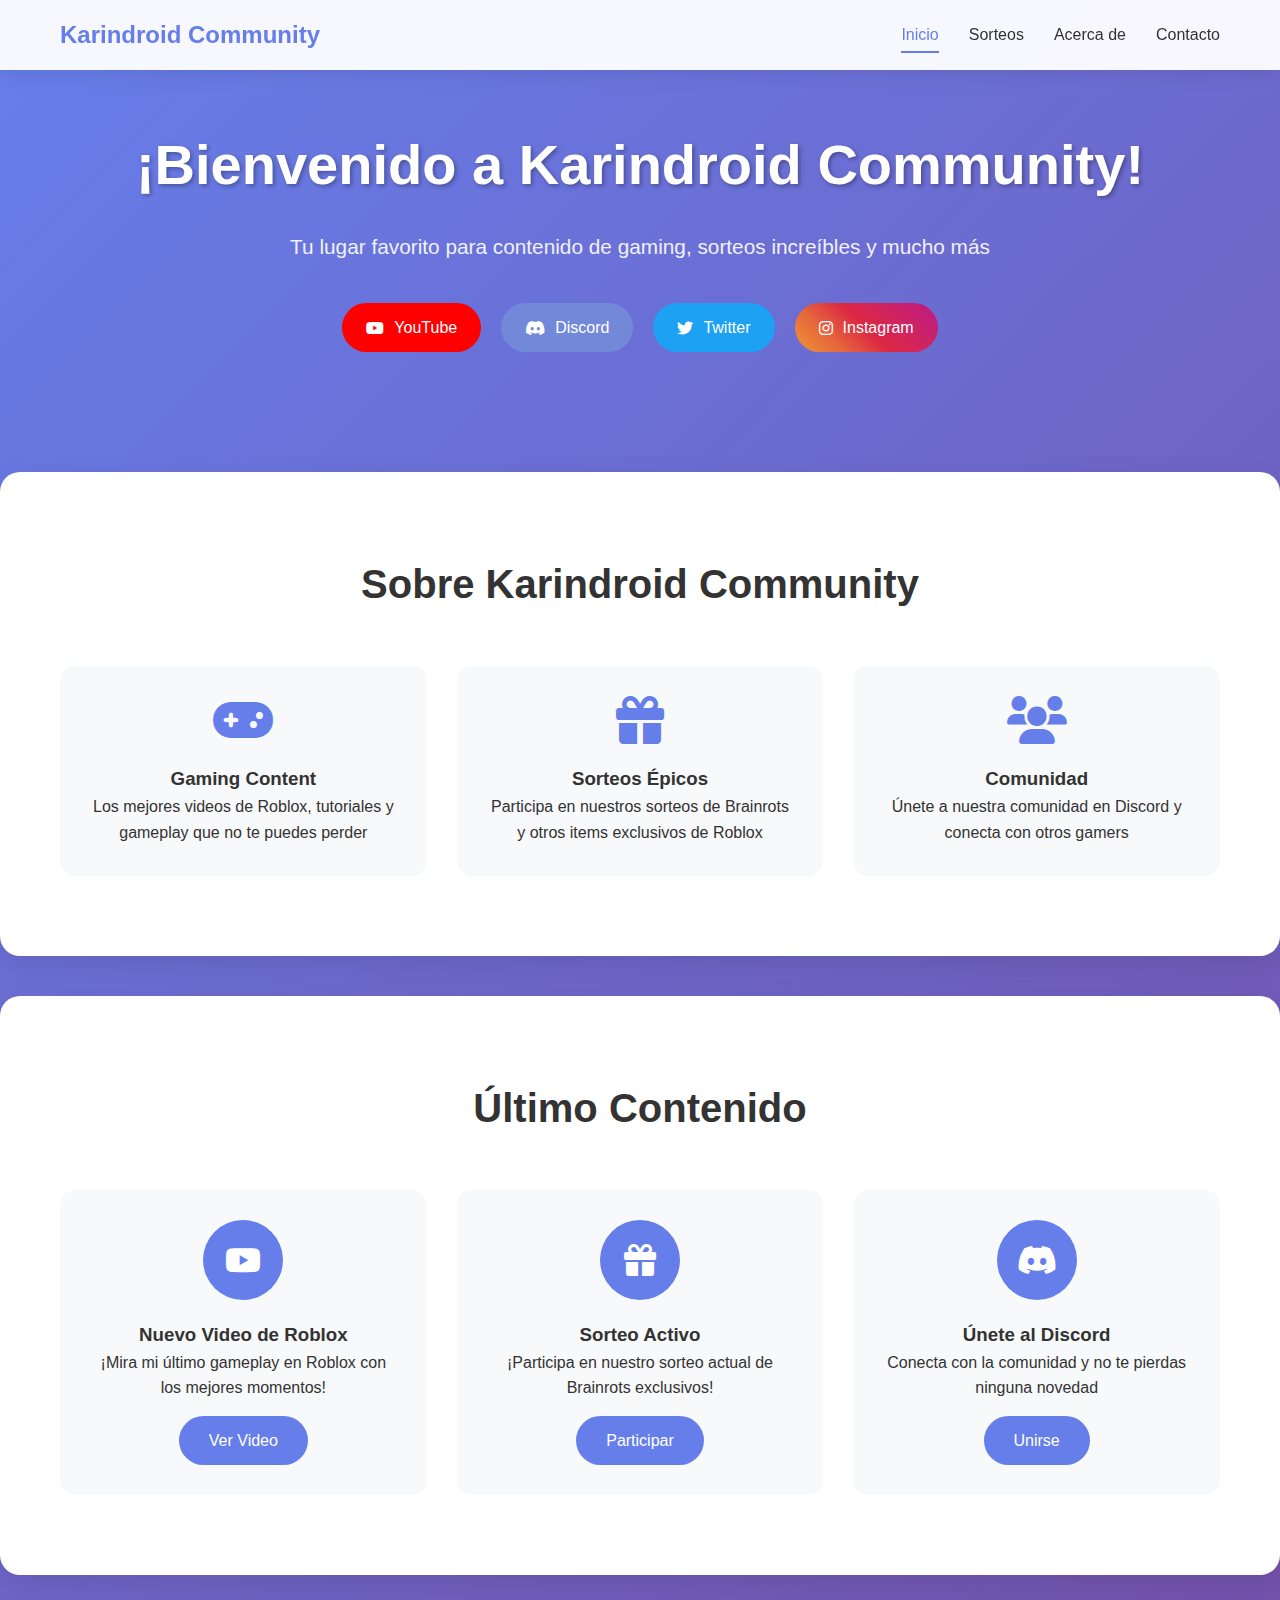
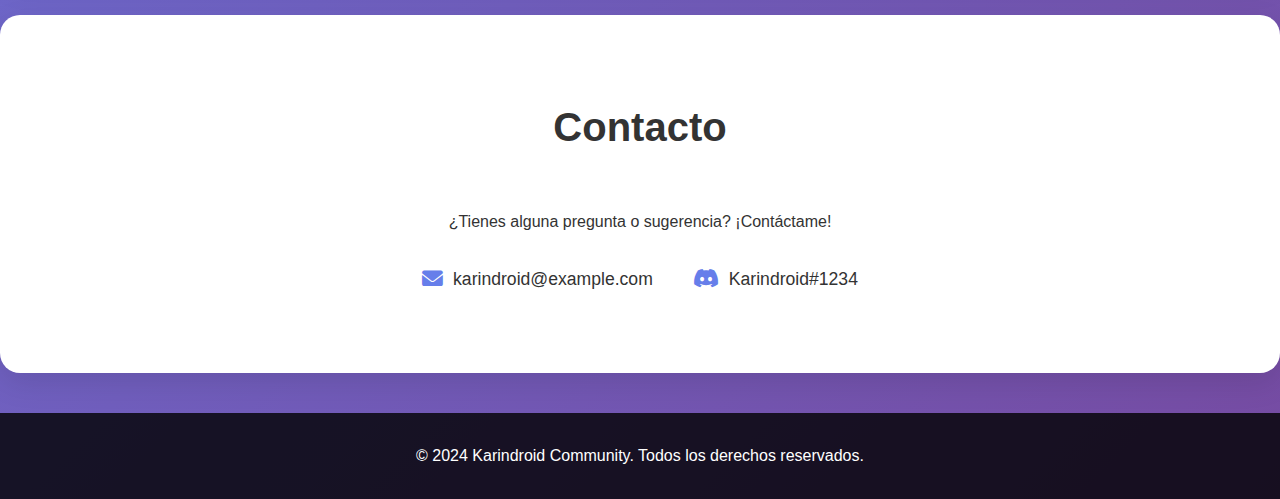
<file: index.html>
<!DOCTYPE html>
<html lang="es">
<head>
    <meta charset="UTF-8">
    <meta name="viewport" content="width=device-width, initial-scale=1.0">
    <title>Karindroid Community - Inicio</title>
    <link rel="stylesheet" href="styles.css">
    <link href="https://cdnjs.cloudflare.com/ajax/libs/font-awesome/6.0.0/css/all.min.css" rel="stylesheet">
</head>
<body>
    <nav class="navbar">
        <div class="nav-container">
            <div class="nav-logo">
                <h2>Karindroid Community</h2>
            </div>
            <div class="nav-menu" id="nav-menu">
                <a href="index.html" class="nav-link active">Inicio</a>
                <a href="sorteos.html" class="nav-link">Sorteos</a>
                <a href="#about" class="nav-link">Acerca de</a>
                <a href="#contact" class="nav-link">Contacto</a>
            </div>
            <div class="hamburger" id="hamburger">
                <span class="bar"></span>
                <span class="bar"></span>
                <span class="bar"></span>
            </div>
        </div>
    </nav>

    <main>
        <section class="hero">
            <div class="hero-content">
                <h1>¡Bienvenido a Karindroid Community!</h1>
                <p>Tu lugar favorito para contenido de gaming, sorteos increíbles y mucho más</p>
                <div class="social-links">
                    <a href="#" class="social-btn youtube"><i class="fab fa-youtube"></i> YouTube</a>
                    <a href="#" class="social-btn discord"><i class="fab fa-discord"></i> Discord</a>
                    <a href="#" class="social-btn twitter"><i class="fab fa-twitter"></i> Twitter</a>
                    <a href="#" class="social-btn instagram"><i class="fab fa-instagram"></i> Instagram</a>
                </div>
            </div>
        </section>

        <section id="about" class="about">
            <div class="container">
                <h2>Sobre Karindroid Community</h2>
                <div class="about-grid">
                    <div class="about-card">
                        <i class="fas fa-gamepad"></i>
                        <h3>Gaming Content</h3>
                        <p>Los mejores videos de Roblox, tutoriales y gameplay que no te puedes perder</p>
                    </div>
                    <div class="about-card">
                        <i class="fas fa-gift"></i>
                        <h3>Sorteos Épicos</h3>
                        <p>Participa en nuestros sorteos de Brainrots y otros items exclusivos de Roblox</p>
                    </div>
                    <div class="about-card">
                        <i class="fas fa-users"></i>
                        <h3>Comunidad</h3>
                        <p>Únete a nuestra comunidad en Discord y conecta con otros gamers</p>
                    </div>
                </div>
            </div>
        </section>

        <section class="latest-content">
            <div class="container">
                <h2>Último Contenido</h2>
                <div class="content-grid">
                    <div class="content-card">
                        <div class="content-image">
                            <i class="fab fa-youtube"></i>
                        </div>
                        <h3>Nuevo Video de Roblox</h3>
                        <p>¡Mira mi último gameplay en Roblox con los mejores momentos!</p>
                        <a href="#" class="btn-primary">Ver Video</a>
                    </div>
                    <div class="content-card">
                        <div class="content-image">
                            <i class="fas fa-gift"></i>
                        </div>
                        <h3>Sorteo Activo</h3>
                        <p>¡Participa en nuestro sorteo actual de Brainrots exclusivos!</p>
                        <a href="sorteos.html" class="btn-primary">Participar</a>
                    </div>
                    <div class="content-card">
                        <div class="content-image">
                            <i class="fab fa-discord"></i>
                        </div>
                        <h3>Únete al Discord</h3>
                        <p>Conecta con la comunidad y no te pierdas ninguna novedad</p>
                        <a href="#" class="btn-primary">Unirse</a>
                    </div>
                </div>
            </div>
        </section>

        <section id="contact" class="contact">
            <div class="container">
                <h2>Contacto</h2>
                <p>¿Tienes alguna pregunta o sugerencia? ¡Contáctame!</p>
                <div class="contact-info">
                    <div class="contact-item">
                        <i class="fas fa-envelope"></i>
                        <span>karindroid@example.com</span>
                    </div>
                    <div class="contact-item">
                        <i class="fab fa-discord"></i>
                        <span>Karindroid#1234</span>
                    </div>
                </div>
            </div>
        </section>
    </main>

    <footer>
        <div class="container">
            <p>&copy; 2024 Karindroid Community. Todos los derechos reservados.</p>
        </div>
    </footer>

    <script src="script.js"></script>
</body>
</html>
</file>
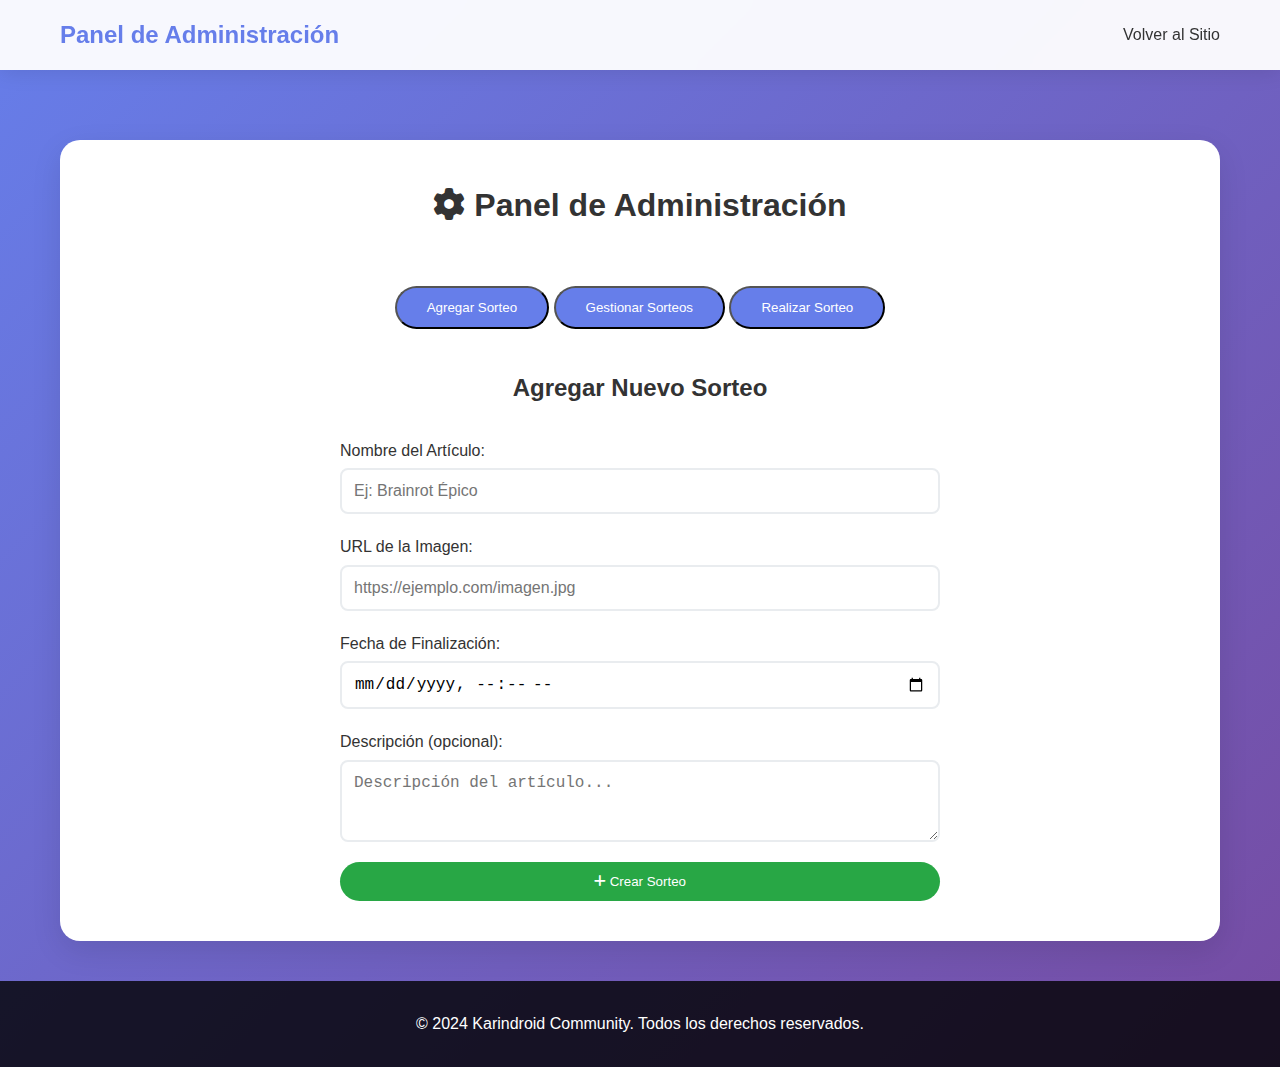
<file: admin.html>
<!DOCTYPE html>
<html lang="es">
<head>
    <meta charset="UTF-8">
    <meta name="viewport" content="width=device-width, initial-scale=1.0">
    <title>Panel de Administración - Karindroid Community</title>
    <link rel="stylesheet" href="styles.css">
    <link href="https://cdnjs.cloudflare.com/ajax/libs/font-awesome/6.0.0/css/all.min.css" rel="stylesheet">
</head>
<body>
    <nav class="navbar">
        <div class="nav-container">
            <div class="nav-logo">
                <h2>Panel de Administración</h2>
            </div>
            <div class="nav-menu">
                <a href="index.html" class="nav-link">Volver al Sitio</a>
            </div>
        </div>
    </nav>

    <main style="padding-top: 100px;">
        <div class="container">
            <div class="admin-container">
                <h1 style="text-align: center; color: #333; margin-bottom: 40px;">
                    <i class="fas fa-cog"></i> Panel de Administración
                </h1>

                <div id="admin-tabs" style="text-align: center; margin-bottom: 40px;">
                    <button class="btn-primary" onclick="showTab('add-giveaway')" id="tab-add">Agregar Sorteo</button>
                    <button class="btn-primary" onclick="showTab('manage-giveaways')" id="tab-manage">Gestionar Sorteos</button>
                    <button class="btn-primary" onclick="showTab('draw-winner')" id="tab-draw">Realizar Sorteo</button>
                </div>

                <!-- Add Giveaway Tab -->
                <div id="add-giveaway" class="tab-content">
                    <h2 style="text-align: center; margin-bottom: 30px;">Agregar Nuevo Sorteo</h2>
                    <form class="admin-form" onsubmit="addGiveaway(event)">
                        <div class="form-group">
                            <label for="item-name">Nombre del Artículo:</label>
                            <input type="text" id="item-name" name="item-name" required 
                                   placeholder="Ej: Brainrot Épico">
                        </div>
                        <div class="form-group">
                            <label for="item-image">URL de la Imagen:</label>
                            <input type="url" id="item-image" name="item-image" required 
                                   placeholder="https://ejemplo.com/imagen.jpg">
                        </div>
                        <div class="form-group">
                            <label for="end-date">Fecha de Finalización:</label>
                            <input type="datetime-local" id="end-date" name="end-date" required>
                        </div>
                        <div class="form-group">
                            <label for="description">Descripción (opcional):</label>
                            <textarea id="description" name="description" rows="3" 
                                      placeholder="Descripción del artículo..."></textarea>
                        </div>
                        <button type="submit" class="btn-success">
                            <i class="fas fa-plus"></i> Crear Sorteo
                        </button>
                    </form>
                </div>

                <!-- Manage Giveaways Tab -->
                <div id="manage-giveaways" class="tab-content" style="display: none;">
                    <h2 style="text-align: center; margin-bottom: 30px;">Gestionar Sorteos</h2>
                    <div id="admin-giveaways-list" class="loading">
                        <i class="fas fa-spinner fa-spin"></i> Cargando sorteos...
                    </div>
                </div>

                <!-- Draw Winner Tab -->
                <div id="draw-winner" class="tab-content" style="display: none;">
                    <h2 style="text-align: center; margin-bottom: 30px;">Realizar Sorteo</h2>
                    <div id="active-giveaways-for-draw" class="loading">
                        <i class="fas fa-spinner fa-spin"></i> Cargando sorteos activos...
                    </div>
                </div>
            </div>
        </div>
    </main>

    <footer>
        <div class="container">
            <p>&copy; 2024 Karindroid Community. Todos los derechos reservados.</p>
        </div>
    </footer>

    <script src="script.js"></script>
    <script src="admin.js"></script>
</body>
</html>
</file>
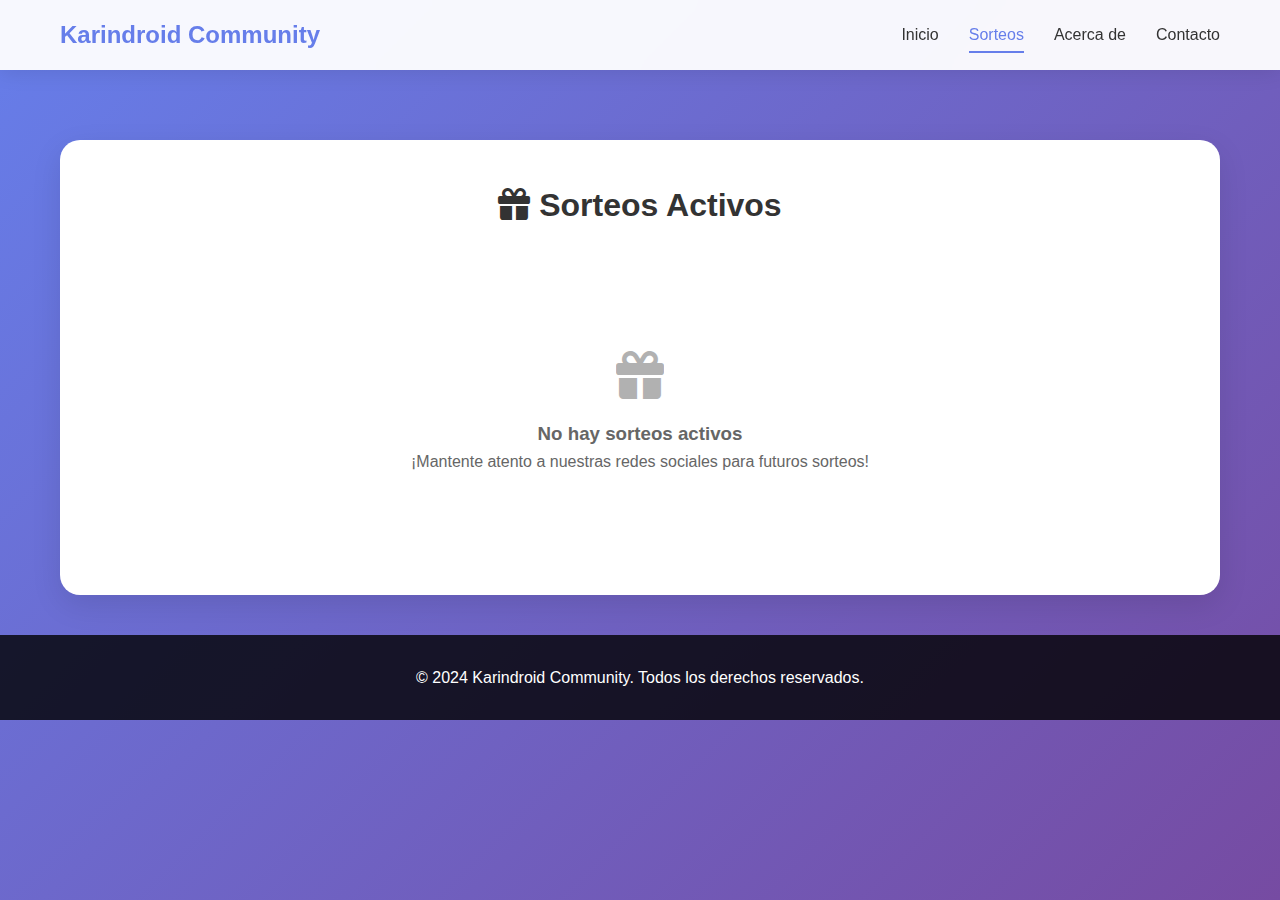
<file: participar.html>
<!DOCTYPE html>
<html lang="es">
<head>
    <meta charset="UTF-8">
    <meta name="viewport" content="width=device-width, initial-scale=1.0">
    <title>Participar en Sorteo - Karindroid Community</title>
    <link rel="stylesheet" href="styles.css">
    <link href="https://cdnjs.cloudflare.com/ajax/libs/font-awesome/6.0.0/css/all.min.css" rel="stylesheet">
</head>
<body>
    <nav class="navbar">
        <div class="nav-container">
            <div class="nav-logo">
                <h2>Karindroid Community</h2>
            </div>
            <div class="nav-menu" id="nav-menu">
                <a href="index.html" class="nav-link">Inicio</a>
                <a href="sorteos.html" class="nav-link">Sorteos</a>
                <a href="index.html#about" class="nav-link">Acerca de</a>
                <a href="index.html#contact" class="nav-link">Contacto</a>
            </div>
            <div class="hamburger" id="hamburger">
                <span class="bar"></span>
                <span class="bar"></span>
                <span class="bar"></span>
            </div>
        </div>
    </nav>

    <main style="padding-top: 100px;">
        <div class="container">
            <div class="giveaway-container">
                <h1 style="text-align: center; color: #333; margin-bottom: 40px;">
                    <i class="fas fa-user-plus"></i> Participar en Sorteo
                </h1>
                
                <div id="giveaway-details" class="loading">
                    <i class="fas fa-spinner fa-spin"></i> Cargando información del sorteo...
                </div>

                <div id="participation-form" style="display: none;">
                    <form class="admin-form" onsubmit="participateInGiveaway(event)">
                        <div class="form-group">
                            <label for="roblox-username">Nombre de Usuario de Roblox:</label>
                            <input type="text" id="roblox-username" name="roblox-username" required 
                                   placeholder="Ingresa tu username de Roblox">
                        </div>
                        <button type="submit" class="btn-success">
                            <i class="fas fa-check"></i> Participar en el Sorteo
                        </button>
                    </form>
                </div>

                <div id="already-registered" style="display: none; text-align: center;">
                    <div class="success">
                        <i class="fas fa-check-circle"></i> Ya estás registrado en este sorteo
                    </div>
                    <a href="sorteos.html" class="btn-primary">Volver a Sorteos</a>
                </div>
            </div>
        </div>
    </main>

    <footer>
        <div class="container">
            <p>&copy; 2024 Karindroid Community. Todos los derechos reservados.</p>
        </div>
    </footer>

    <script src="script.js"></script>
    <script src="participate.js"></script>
</body>
</html>
</file>
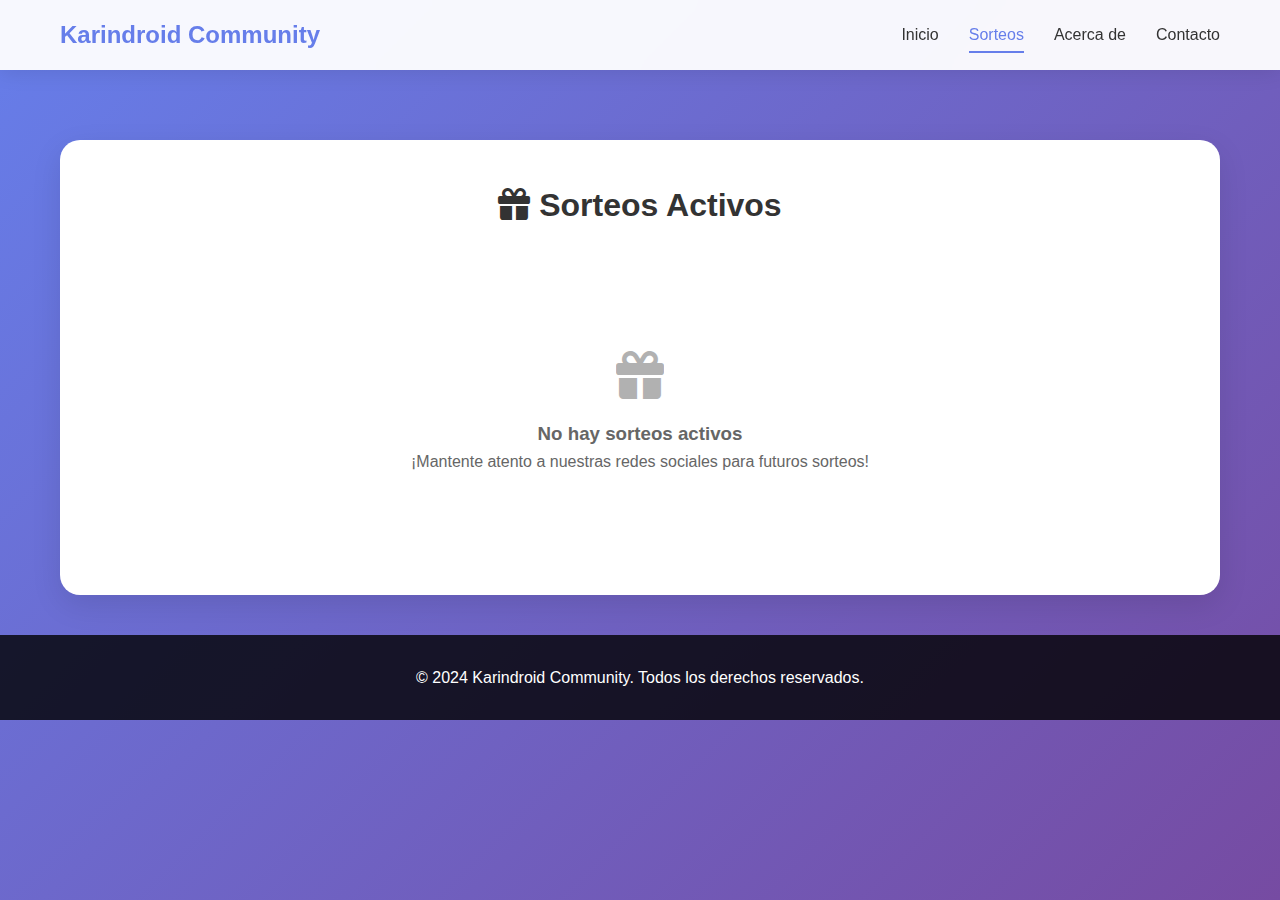
<file: sorteos.html>
<!DOCTYPE html>
<html lang="es">
<head>
    <meta charset="UTF-8">
    <meta name="viewport" content="width=device-width, initial-scale=1.0">
    <title>Sorteos - Karindroid Community</title>
    <link rel="stylesheet" href="styles.css">
    <link href="https://cdnjs.cloudflare.com/ajax/libs/font-awesome/6.0.0/css/all.min.css" rel="stylesheet">
</head>
<body>
    <nav class="navbar">
        <div class="nav-container">
            <div class="nav-logo">
                <h2>Karindroid Community</h2>
            </div>
            <div class="nav-menu" id="nav-menu">
                <a href="index.html" class="nav-link">Inicio</a>
                <a href="sorteos.html" class="nav-link active">Sorteos</a>
                <a href="index.html#about" class="nav-link">Acerca de</a>
                <a href="index.html#contact" class="nav-link">Contacto</a>
            </div>
            <div class="hamburger" id="hamburger">
                <span class="bar"></span>
                <span class="bar"></span>
                <span class="bar"></span>
            </div>
        </div>
    </nav>

    <main style="padding-top: 100px;">
        <div class="container">
            <div class="giveaway-container">
                <h1 style="text-align: center; color: #333; margin-bottom: 40px;">
                    <i class="fas fa-gift"></i> Sorteos Activos
                </h1>
                
                <div id="giveaways-list" class="loading">
                    <i class="fas fa-spinner fa-spin"></i> Cargando sorteos...
                </div>
            </div>
        </div>
    </main>

    <footer>
        <div class="container">
            <p>&copy; 2024 Karindroid Community. Todos los derechos reservados.</p>
        </div>
    </footer>

    <script src="script.js"></script>
    <script src="giveaways.js"></script>
</body>
</html>
</file>
<file: styles.css>
* {
  margin: 0;
  padding: 0;
  box-sizing: border-box;
}

body {
  font-family: "Segoe UI", Tahoma, Geneva, Verdana, sans-serif;
  line-height: 1.6;
  color: #333;
  background: linear-gradient(135deg, #667eea 0%, #764ba2 100%);
  min-height: 100vh;
}

.container {
  max-width: 1200px;
  margin: 0 auto;
  padding: 0 20px;
}

/* Navigation */
.navbar {
  background: rgba(255, 255, 255, 0.95);
  backdrop-filter: blur(10px);
  position: fixed;
  top: 0;
  width: 100%;
  z-index: 1000;
  box-shadow: 0 2px 20px rgba(0, 0, 0, 0.1);
}

.nav-container {
  max-width: 1200px;
  margin: 0 auto;
  padding: 0 20px;
  display: flex;
  justify-content: space-between;
  align-items: center;
  height: 70px;
}

.nav-logo h2 {
  color: #667eea;
  font-weight: bold;
}

.nav-menu {
  display: flex;
  gap: 30px;
}

.nav-link {
  text-decoration: none;
  color: #333;
  font-weight: 500;
  transition: color 0.3s ease;
  position: relative;
}

.nav-link:hover,
.nav-link.active {
  color: #667eea;
}

.nav-link.active::after {
  content: "";
  position: absolute;
  bottom: -5px;
  left: 0;
  width: 100%;
  height: 2px;
  background: #667eea;
}

.hamburger {
  display: none;
  flex-direction: column;
  cursor: pointer;
}

.bar {
  width: 25px;
  height: 3px;
  background: #333;
  margin: 3px 0;
  transition: 0.3s;
}

/* Hero Section */
.hero {
  padding: 120px 0 80px;
  text-align: center;
  color: white;
}

.hero-content h1 {
  font-size: 3.5rem;
  margin-bottom: 20px;
  text-shadow: 2px 2px 4px rgba(0, 0, 0, 0.3);
}

.hero-content p {
  font-size: 1.3rem;
  margin-bottom: 40px;
  opacity: 0.9;
}

.social-links {
  display: flex;
  justify-content: center;
  gap: 20px;
  flex-wrap: wrap;
}

.social-btn {
  display: inline-flex;
  align-items: center;
  gap: 10px;
  padding: 12px 24px;
  text-decoration: none;
  color: white;
  border-radius: 50px;
  font-weight: 500;
  transition: transform 0.3s ease, box-shadow 0.3s ease;
}

.social-btn:hover {
  transform: translateY(-3px);
  box-shadow: 0 10px 25px rgba(0, 0, 0, 0.2);
}

.youtube {
  background: #ff0000;
}
.discord {
  background: #7289da;
}
.twitter {
  background: #1da1f2;
}
.instagram {
  background: linear-gradient(45deg, #f09433 0%, #e6683c 25%, #dc2743 50%, #cc2366 75%, #bc1888 100%);
}

/* Sections */
.about,
.latest-content,
.contact {
  padding: 80px 0;
  background: white;
  margin: 40px 0;
  border-radius: 20px;
  box-shadow: 0 10px 30px rgba(0, 0, 0, 0.1);
}

.about h2,
.latest-content h2,
.contact h2 {
  text-align: center;
  font-size: 2.5rem;
  margin-bottom: 50px;
  color: #333;
}

.about-grid,
.content-grid {
  display: grid;
  grid-template-columns: repeat(auto-fit, minmax(300px, 1fr));
  gap: 30px;
  margin-top: 50px;
}

.about-card,
.content-card {
  text-align: center;
  padding: 30px;
  border-radius: 15px;
  background: #f8f9fa;
  transition: transform 0.3s ease, box-shadow 0.3s ease;
}

.about-card:hover,
.content-card:hover {
  transform: translateY(-10px);
  box-shadow: 0 15px 35px rgba(0, 0, 0, 0.1);
}

.about-card i {
  font-size: 3rem;
  color: #667eea;
  margin-bottom: 20px;
}

.content-image {
  width: 80px;
  height: 80px;
  background: #667eea;
  border-radius: 50%;
  display: flex;
  align-items: center;
  justify-content: center;
  margin: 0 auto 20px;
}

.content-image i {
  font-size: 2rem;
  color: white;
}

.btn-primary {
  display: inline-block;
  padding: 12px 30px;
  background: #667eea;
  color: white;
  text-decoration: none;
  border-radius: 25px;
  font-weight: 500;
  margin-top: 15px;
  transition: background 0.3s ease, transform 0.3s ease;
}

.btn-primary:hover {
  background: #5a67d8;
  transform: translateY(-2px);
}

/* Contact */
.contact {
  text-align: center;
}

.contact-info {
  display: flex;
  justify-content: center;
  gap: 40px;
  margin-top: 30px;
  flex-wrap: wrap;
}

.contact-item {
  display: flex;
  align-items: center;
  gap: 10px;
  font-size: 1.1rem;
}

.contact-item i {
  color: #667eea;
  font-size: 1.3rem;
}

/* Footer */
footer {
  background: rgba(0, 0, 0, 0.8);
  color: white;
  text-align: center;
  padding: 30px 0;
  margin-top: 40px;
}

/* Responsive Design */
@media (max-width: 768px) {
  .hamburger {
    display: flex;
  }

  .nav-menu {
    position: fixed;
    left: -100%;
    top: 70px;
    flex-direction: column;
    background-color: white;
    width: 100%;
    text-align: center;
    transition: 0.3s;
    box-shadow: 0 10px 27px rgba(0, 0, 0, 0.05);
    padding: 20px 0;
  }

  .nav-menu.active {
    left: 0;
  }

  .hero-content h1 {
    font-size: 2.5rem;
  }

  .hero-content p {
    font-size: 1.1rem;
  }

  .social-links {
    flex-direction: column;
    align-items: center;
  }

  .about-grid,
  .content-grid {
    grid-template-columns: 1fr;
  }

  .contact-info {
    flex-direction: column;
    gap: 20px;
  }
}

/* Giveaway Styles */
.giveaway-container {
  background: white;
  border-radius: 20px;
  padding: 40px;
  margin: 40px 0;
  box-shadow: 0 10px 30px rgba(0, 0, 0, 0.1);
}

.giveaway-card {
  background: #f8f9fa;
  border-radius: 15px;
  padding: 30px;
  margin-bottom: 30px;
  transition: transform 0.3s ease, box-shadow 0.3s ease;
}

.giveaway-card:hover {
  transform: translateY(-5px);
  box-shadow: 0 15px 35px rgba(0, 0, 0, 0.1);
}

.giveaway-image {
  width: 150px;
  height: 150px;
  object-fit: cover;
  border-radius: 10px;
  margin-bottom: 20px;
}

.giveaway-info h3 {
  color: #333;
  margin-bottom: 10px;
  font-size: 1.5rem;
}

.giveaway-meta {
  display: flex;
  gap: 20px;
  margin: 15px 0;
  flex-wrap: wrap;
}

.meta-item {
  display: flex;
  align-items: center;
  gap: 5px;
  color: #666;
}

.meta-item i {
  color: #667eea;
}

.participate-btn {
  background: #28a745;
  color: white;
  border: none;
  padding: 12px 30px;
  border-radius: 25px;
  font-weight: 500;
  cursor: pointer;
  transition: background 0.3s ease, transform 0.3s ease;
}

.participate-btn:hover {
  background: #218838;
  transform: translateY(-2px);
}

.participate-btn:disabled {
  background: #6c757d;
  cursor: not-allowed;
  transform: none;
}

/* Admin Styles */
.admin-container {
  background: white;
  border-radius: 20px;
  padding: 40px;
  margin: 40px 0;
  box-shadow: 0 10px 30px rgba(0, 0, 0, 0.1);
}

.admin-form {
  display: grid;
  gap: 20px;
  max-width: 600px;
  margin: 0 auto;
}

.form-group {
  display: flex;
  flex-direction: column;
  gap: 5px;
}

.form-group label {
  font-weight: 500;
  color: #333;
}

.form-group input,
.form-group textarea {
  padding: 12px;
  border: 2px solid #e9ecef;
  border-radius: 8px;
  font-size: 1rem;
  transition: border-color 0.3s ease;
}

.form-group input:focus,
.form-group textarea:focus {
  outline: none;
  border-color: #667eea;
}

.btn-success {
  background: #28a745;
  color: white;
  border: none;
  padding: 12px 30px;
  border-radius: 25px;
  font-weight: 500;
  cursor: pointer;
  transition: background 0.3s ease;
}

.btn-success:hover {
  background: #218838;
}

.btn-danger {
  background: #dc3545;
  color: white;
  border: none;
  padding: 8px 20px;
  border-radius: 20px;
  font-weight: 500;
  cursor: pointer;
  transition: background 0.3s ease;
}

.btn-danger:hover {
  background: #c82333;
}

.loading {
  text-align: center;
  padding: 40px;
  color: #666;
}

.error {
  background: #f8d7da;
  color: #721c24;
  padding: 15px;
  border-radius: 8px;
  margin: 20px 0;
  border: 1px solid #f5c6cb;
}

.success {
  background: #d4edda;
  color: #155724;
  padding: 15px;
  border-radius: 8px;
  margin: 20px 0;
  border: 1px solid #c3e6cb;
}
</file>
